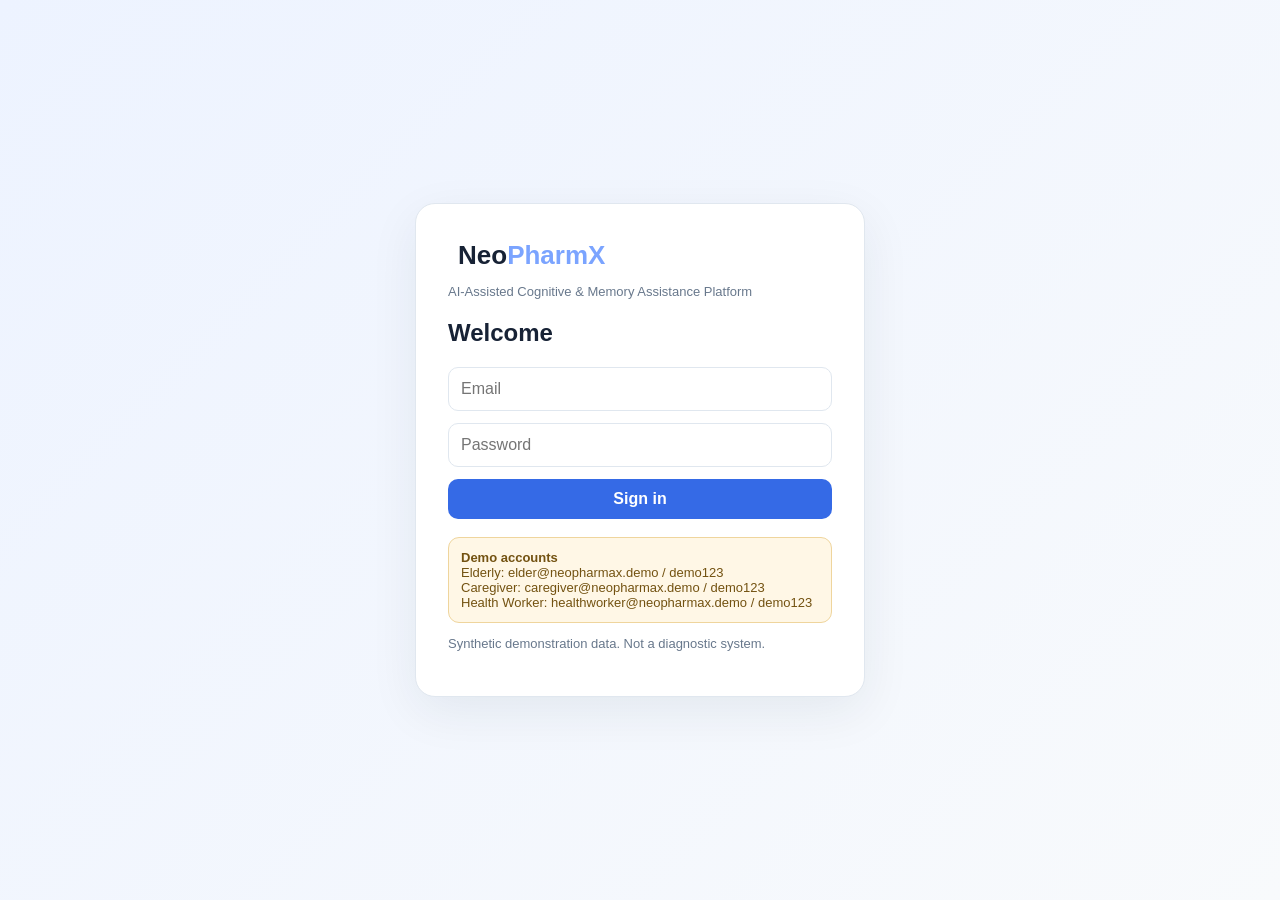
<file: templates/login.html>
<!doctype html><html><head><meta charset="utf-8"><meta name="viewport" content="width=device-width,initial-scale=1"><title>NeoPharmX</title><link rel="stylesheet" href="/static/style.css"></head><body><div class="loginwrap"><div class="login"><div class="brand">Neo<span>PharmX</span></div><p class="muted">AI-Assisted Cognitive & Memory Assistance Platform</p><h2>Welcome</h2><form class="form" method="post"><input name="email" type="email" placeholder="Email" required><input name="password" type="password" placeholder="Password" required><button class="btn">Sign in</button></form><div class="alert" style="margin-top:18px"><b>Demo accounts</b><br>Elderly: elder@neopharmax.demo / demo123<br>Caregiver: caregiver@neopharmax.demo / demo123<br>Health Worker: healthworker@neopharmax.demo / demo123</div><p class="muted">Synthetic demonstration data. Not a diagnostic system.</p></div></div></body></html>
</file>
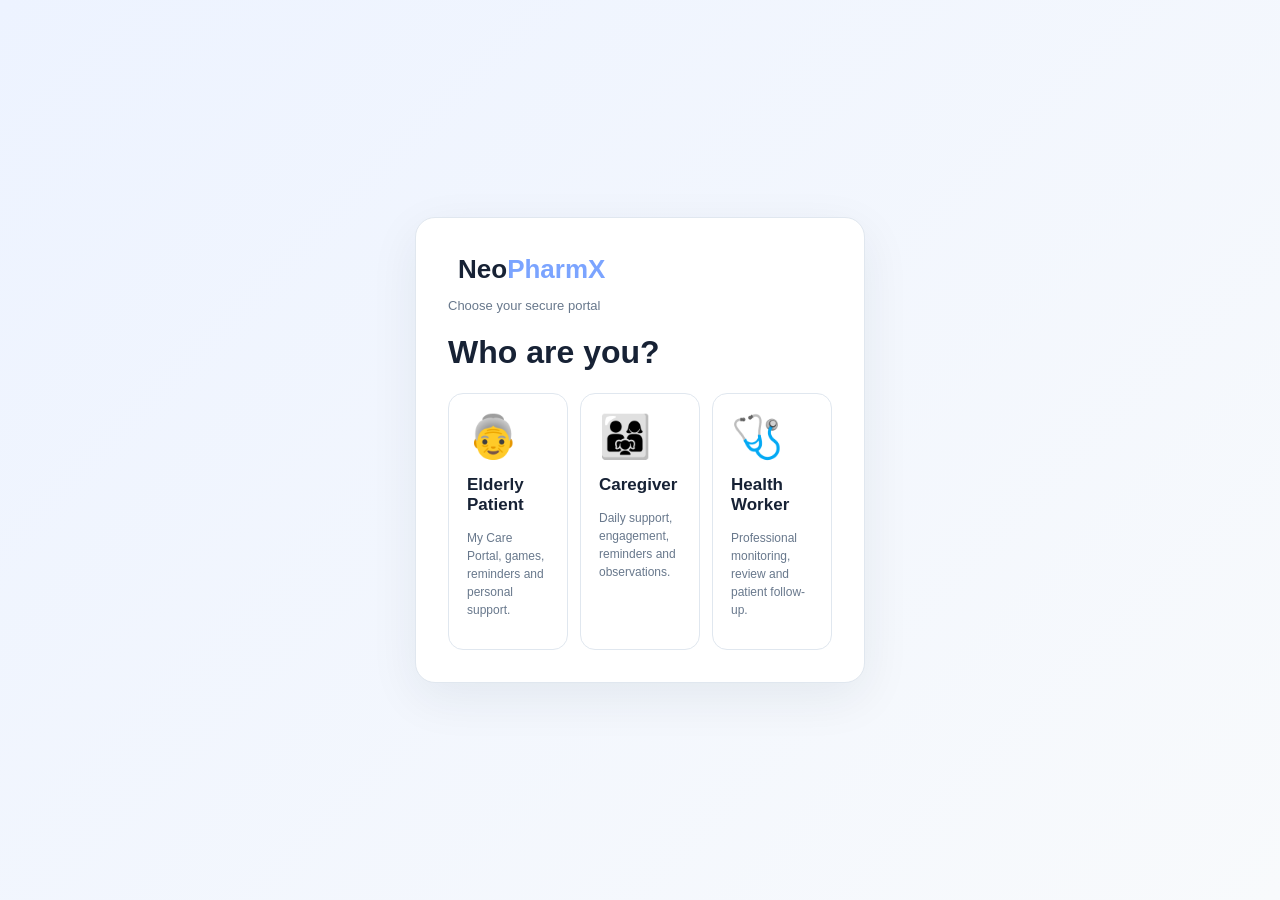
<file: templates/role_login.html>
<!doctype html><html><head><meta charset="utf-8"><meta name="viewport" content="width=device-width,initial-scale=1"><title>NeoPharmX Login</title><link rel="stylesheet" href="/static/style.css"></head><body><div class="loginwrap"><div class="login"><div class="brand">Neo<span>PharmX</span></div><p class="muted">Choose your secure portal</p><h1>Who are you?</h1><div class="rolegrid"><a class="rolecard" href="/login/elder"><div class="roleicon">👵</div><h2>Elderly Patient</h2><p>My Care Portal, games, reminders and personal support.</p></a><a class="rolecard" href="/login/caregiver"><div class="roleicon">👨‍👩‍👧</div><h2>Caregiver</h2><p>Daily support, engagement, reminders and observations.</p></a><a class="rolecard" href="/login/healthworker"><div class="roleicon">🩺</div><h2>Health Worker</h2><p>Professional monitoring, review and patient follow-up.</p></a></div></div></div></body></html>
</file>
<file: static/style.css>
:root{--nav:#10243d;--primary:#356ae6;--primary2:#6d91ef;--bg:#f4f7fb;--card:#fff;--ink:#172235;--muted:#68788c;--line:#e0e7ef;--green:#18a873;--red:#d45757;--amber:#e7a12c;--purple:#7456d9}
*{box-sizing:border-box}body{margin:0;background:var(--bg);color:var(--ink);font-family:Inter,Segoe UI,Arial,sans-serif}a{text-decoration:none;color:inherit}button,input,select,textarea{font:inherit}.layout{display:flex;min-height:100vh}.side{width:245px;background:var(--nav);color:#fff;padding:21px 16px;position:fixed;inset:0 auto 0 0}.brand{font-size:26px;font-weight:900;margin:4px 10px}.brand span{color:#7ba4ff}.sub{font-size:10px;letter-spacing:1px;color:#9eb0c7;margin:4px 10px 25px}.nav a{display:block;color:#c8d4e4;padding:12px;border-radius:10px;margin:4px 0;font-size:14px}.nav a:hover,.nav a.active{background:#243b5b;color:#fff}.user{position:absolute;bottom:18px;left:16px;right:16px;background:#1c3655;padding:12px;border-radius:12px;font-size:12px}.main{margin-left:245px;padding:28px 34px;flex:1;max-width:1600px}.top{display:flex;justify-content:space-between;gap:18px;align-items:center;margin-bottom:20px}.top h1{margin:0;font-size:28px}.muted{color:var(--muted);font-size:13px}.pill{display:inline-block;padding:7px 11px;border-radius:20px;background:#eaf0ff;color:#315fc7;font-size:10px;font-weight:900;letter-spacing:.3px}.pill.green{background:#e7f7ef;color:#13845e}.pill.red{background:#fff0f0;color:#a03d3d}.g4{display:grid;grid-template-columns:repeat(4,1fr);gap:15px}.g3{display:grid;grid-template-columns:repeat(3,1fr);gap:15px}.g2{display:grid;grid-template-columns:1.25fr .75fr;gap:18px}.card{background:var(--card);border:1px solid var(--line);border-radius:17px;padding:20px;box-shadow:0 7px 25px #15253a08}.section{margin-top:18px}.metric{font-size:30px;font-weight:900;margin:5px 0}.btn{border:0;border-radius:10px;padding:11px 15px;background:var(--primary);color:#fff;font-weight:800;cursor:pointer}.btn.secondary{background:#edf2f8;color:#263750}.btn.green{background:var(--green)}.small{padding:8px 11px;font-size:12px}.icon{width:54px;height:54px;border-radius:15px;background:#eaf0ff;display:flex;align-items:center;justify-content:center;font-size:27px}.game{transition:.2s;cursor:pointer}.game:hover{transform:translateY(-3px);box-shadow:0 13px 32px #15253a15}.bar{height:9px;background:#edf1f6;border-radius:9px;overflow:hidden}.fill{height:100%;background:linear-gradient(90deg,var(--primary),var(--primary2));border-radius:9px}.row{display:flex;justify-content:space-between;align-items:center;padding:13px 0;border-bottom:1px solid var(--line)}.row:last-child{border-bottom:0}.tag{display:inline-block;padding:5px 8px;border-radius:7px;background:#f0f3f7;font-size:10px}.alert{background:#fff7e6;border:1px solid #efd59d;color:#735211;border-radius:11px;padding:12px;font-size:13px}.danger{background:#fff0f0;border-color:#efb7b7;color:#963d3d}.success{background:#e9f8f1;border:1px solid #c4ead7;color:#157a57;border-radius:11px;padding:12px}.table{width:100%;border-collapse:collapse}.table th,.table td{text-align:left;padding:10px;border-bottom:1px solid var(--line);font-size:12px}.barrow{display:grid;grid-template-columns:200px 1fr 55px;gap:10px;align-items:center;margin:14px 0}.loginwrap{min-height:100vh;display:grid;place-items:center;background:linear-gradient(135deg,#edf3ff,#f8fafc)}.login{width:min(450px,92vw);background:#fff;border:1px solid var(--line);border-radius:20px;padding:32px;box-shadow:0 15px 50px #14243c12}.form{display:grid;gap:12px}.form input,.form select{padding:12px;border:1px solid var(--line);border-radius:10px}.symbol{height:190px;width:190px;background:#eaf0ff;border-radius:28px;margin:25px auto;display:flex;align-items:center;justify-content:center;font-size:85px}.choices{display:flex;justify-content:center;gap:12px;flex-wrap:wrap}.choice{border:1px solid var(--line);background:#fff;border-radius:13px;padding:15px 24px;font-size:28px;cursor:pointer}.choice:hover{background:#eef3ff;border-color:#6b8de0}.toast{display:none;position:fixed;right:25px;bottom:25px;background:#172b45;color:#fff;padding:12px 16px;border-radius:10px;z-index:9}.mini{font-size:11px;color:var(--muted)}.hero{background:linear-gradient(135deg,#eef3ff,#fff);border:1px solid #dbe4f4}.offline{display:flex;gap:8px;align-items:center}.dot{width:9px;height:9px;border-radius:50%;background:var(--green);display:inline-block}.chart{height:180px;display:flex;align-items:end;gap:10px;padding:15px 5px;border-bottom:1px solid var(--line)}.chartbar{flex:1;min-width:18px;background:linear-gradient(180deg,#6c91ef,#356ae6);border-radius:7px 7px 0 0;position:relative}.chartbar span{position:absolute;bottom:-23px;left:50%;transform:translateX(-50%);font-size:9px;white-space:nowrap;color:var(--muted)}@media(max-width:1000px){.side{width:205px}.main{margin-left:205px;padding:22px}.g4{grid-template-columns:repeat(2,1fr)}.g2{grid-template-columns:1fr}}@media(max-width:700px){.layout{display:block}.side{position:static;width:100%;height:auto}.main{margin-left:0}.user{display:none}.g4,.g3{grid-template-columns:1fr}.top{flex-direction:column;align-items:flex-start}}

.rolegrid{display:grid;grid-template-columns:repeat(3,1fr);gap:12px;margin-top:20px}.rolecard{border:1px solid var(--line);border-radius:15px;padding:18px;background:#fff;transition:.2s}.rolecard:hover{transform:translateY(-3px);border-color:#7b9bea;box-shadow:0 10px 25px #15253a12}.roleicon{font-size:42px}.rolecard h2{font-size:17px}.rolecard p{font-size:12px;color:var(--muted);line-height:1.5}@media(max-width:700px){.rolegrid{grid-template-columns:1fr}}
</file>
